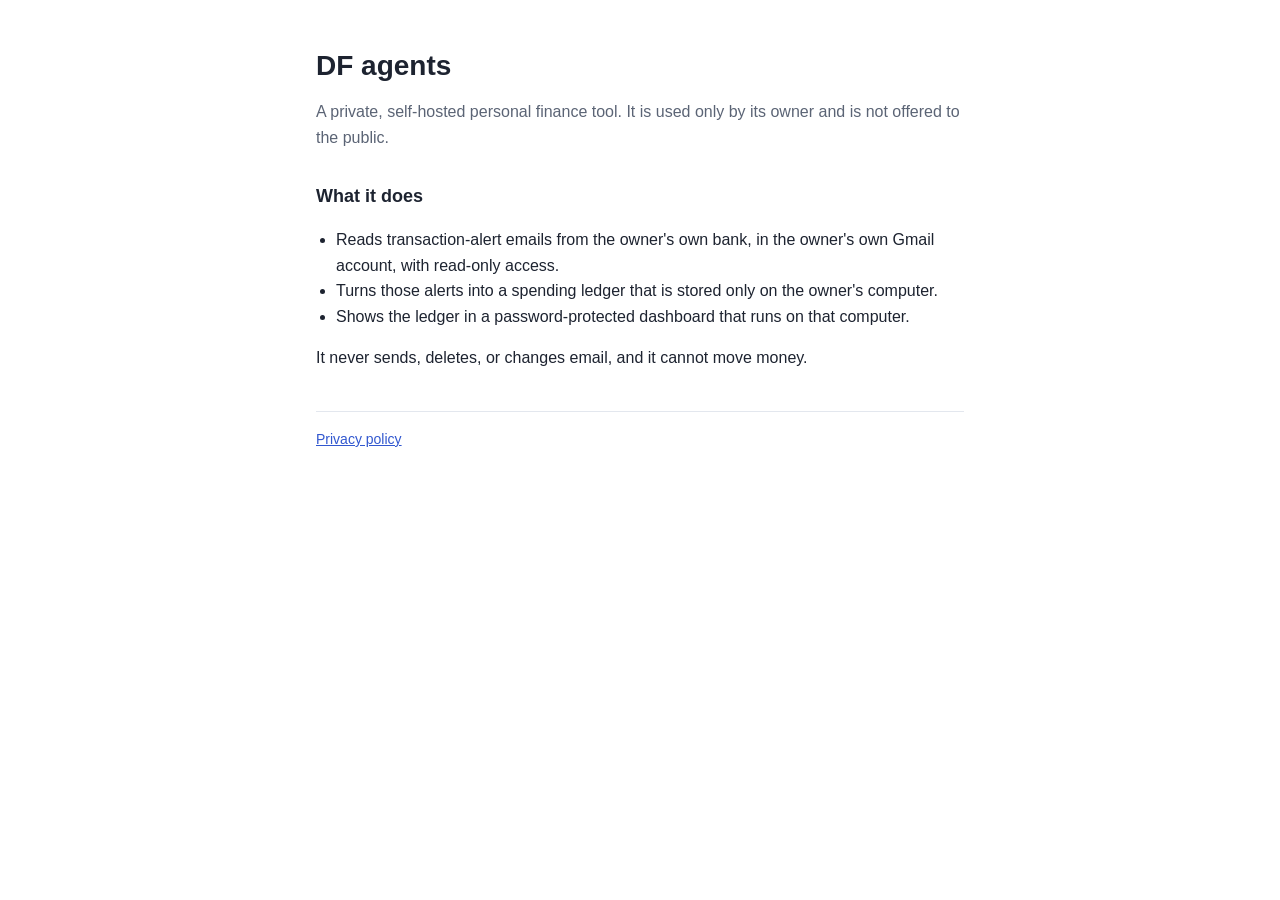
<file: index.html>
<!doctype html>
<html lang="en">
<head>
  <meta charset="utf-8">
  <meta name="viewport" content="width=device-width, initial-scale=1">
  <title>DF agents</title>
  <meta name="description" content="DF agents is a private, self-hosted personal finance tool used only by its owner.">
  <link rel="stylesheet" href="style.css">
</head>
<body>
  <main>
    <h1>DF agents</h1>
    <p class="lead">A private, self-hosted personal finance tool. It is used only by its owner and is not offered to the public.</p>

    <h2>What it does</h2>
    <ul>
      <li>Reads transaction-alert emails from the owner's own bank, in the owner's own Gmail account, with read-only access.</li>
      <li>Turns those alerts into a spending ledger that is stored only on the owner's computer.</li>
      <li>Shows the ledger in a password-protected dashboard that runs on that computer.</li>
    </ul>
    <p>It never sends, deletes, or changes email, and it cannot move money.</p>

    <nav><a href="privacy.html">Privacy policy</a></nav>
  </main>
</body>
</html>
</file>
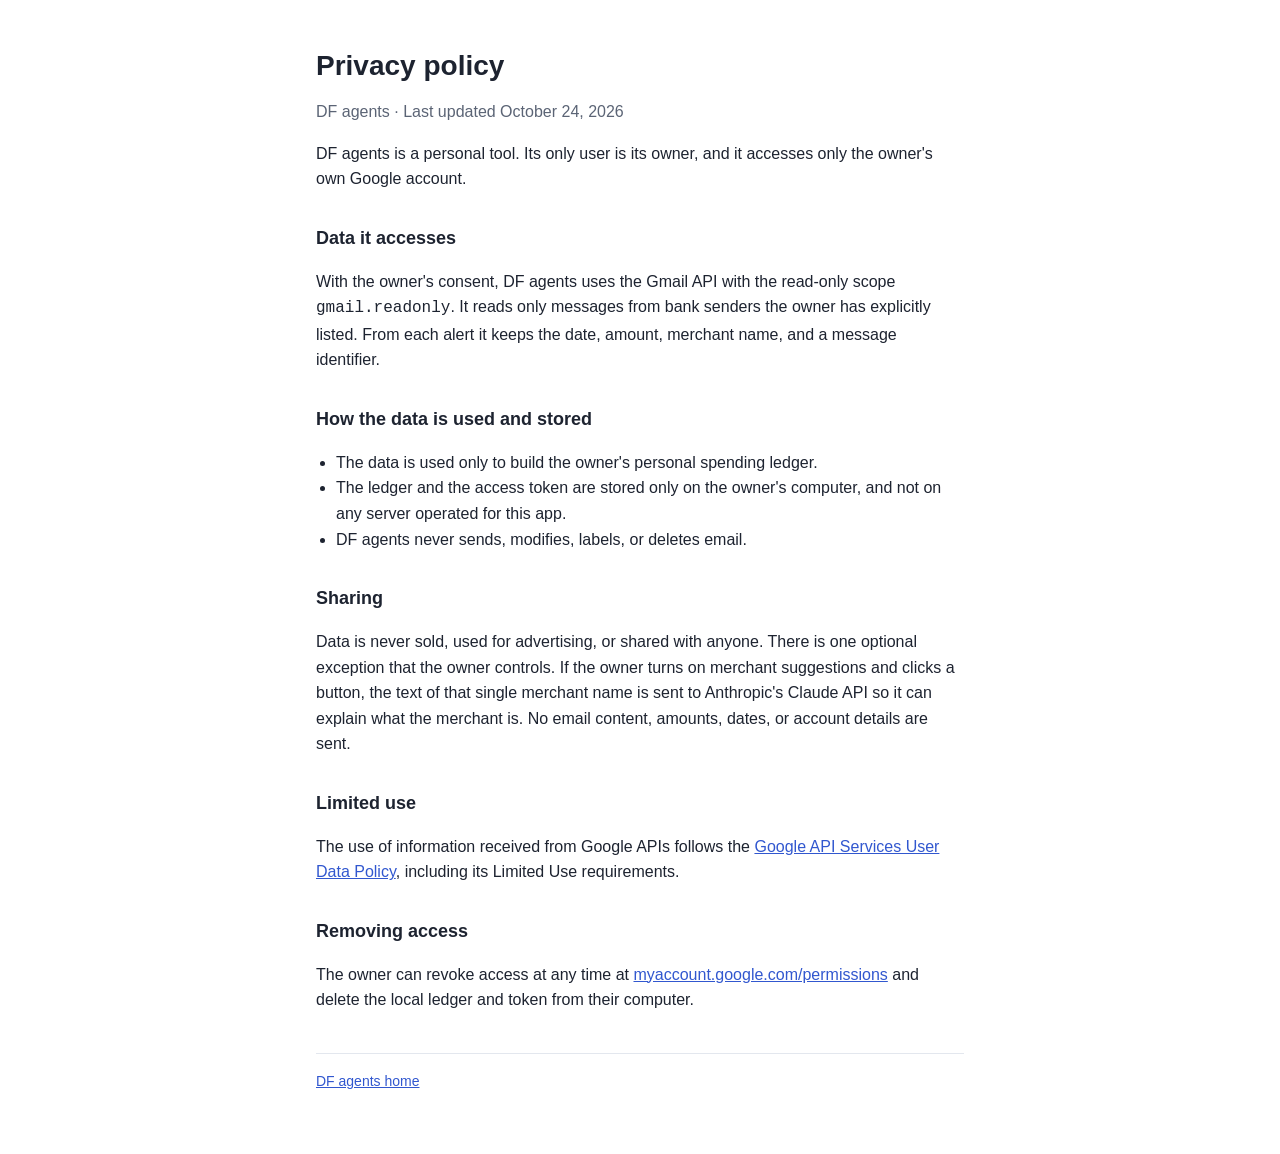
<file: privacy.html>
<!doctype html>
<html lang="en">
<head>
  <meta charset="utf-8">
  <meta name="viewport" content="width=device-width, initial-scale=1">
  <title>DF agents privacy policy</title>
  <meta name="description" content="How DF agents handles Gmail data: read-only, stored only on the owner's computer, never sold or shared.">
  <link rel="stylesheet" href="style.css">
</head>
<body>
  <main>
    <h1>Privacy policy</h1>
    <p class="updated">DF agents · Last updated October 24, 2026</p>

    <p>DF agents is a personal tool. Its only user is its owner, and it accesses only the owner's own Google account.</p>

    <h2>Data it accesses</h2>
    <p>With the owner's consent, DF agents uses the Gmail API with the read-only scope <code>gmail.readonly</code>. It reads only messages from bank senders the owner has explicitly listed. From each alert it keeps the date, amount, merchant name, and a message identifier.</p>

    <h2>How the data is used and stored</h2>
    <ul>
      <li>The data is used only to build the owner's personal spending ledger.</li>
      <li>The ledger and the access token are stored only on the owner's computer, and not on any server operated for this app.</li>
      <li>DF agents never sends, modifies, labels, or deletes email.</li>
    </ul>

    <h2>Sharing</h2>
    <p>Data is never sold, used for advertising, or shared with anyone. There is one optional exception that the owner controls. If the owner turns on merchant suggestions and clicks a button, the text of that single merchant name is sent to Anthropic's Claude API so it can explain what the merchant is. No email content, amounts, dates, or account details are sent.</p>

    <h2>Limited use</h2>
    <p>The use of information received from Google APIs follows the <a href="https://developers.google.com/terms/api-services-user-data-policy">Google API Services User Data Policy</a>, including its Limited Use requirements.</p>

    <h2>Removing access</h2>
    <p>The owner can revoke access at any time at <a href="https://myaccount.google.com/permissions">myaccount.google.com/permissions</a> and delete the local ledger and token from their computer.</p>

    <nav><a href="index.html">DF agents home</a></nav>
  </main>
</body>
</html>
</file>
<file: style.css>
:root {
  --bg: #ffffff;
  --text: #1d2330;
  --muted: #5b6475;
  --line: #e3e7ee;
  --accent: #3157cf;
}
@media (prefers-color-scheme: dark) {
  :root { --bg: #0d1524; --text: #e4e9f2; --muted: #9aa6ba; --line: #22304a; --accent: #8aa6ff; }
}
* { box-sizing: border-box; }
body {
  margin: 0;
  background: var(--bg);
  color: var(--text);
  font: 16px/1.6 -apple-system, BlinkMacSystemFont, "Segoe UI", Roboto, sans-serif;
}
main { max-width: 680px; margin: 0 auto; padding: 48px 16px 64px; }
h1 { font-size: 28px; line-height: 1.25; margin: 0 0 8px; }
h2 { font-size: 18px; margin: 32px 0 8px; }
p, li { color: var(--text); }
.lead, .updated { color: var(--muted); }
ul { padding-left: 20px; }
a { color: var(--accent); }
nav { margin-top: 40px; padding-top: 16px; border-top: 1px solid var(--line); color: var(--muted); font-size: 14px; }
</file>
